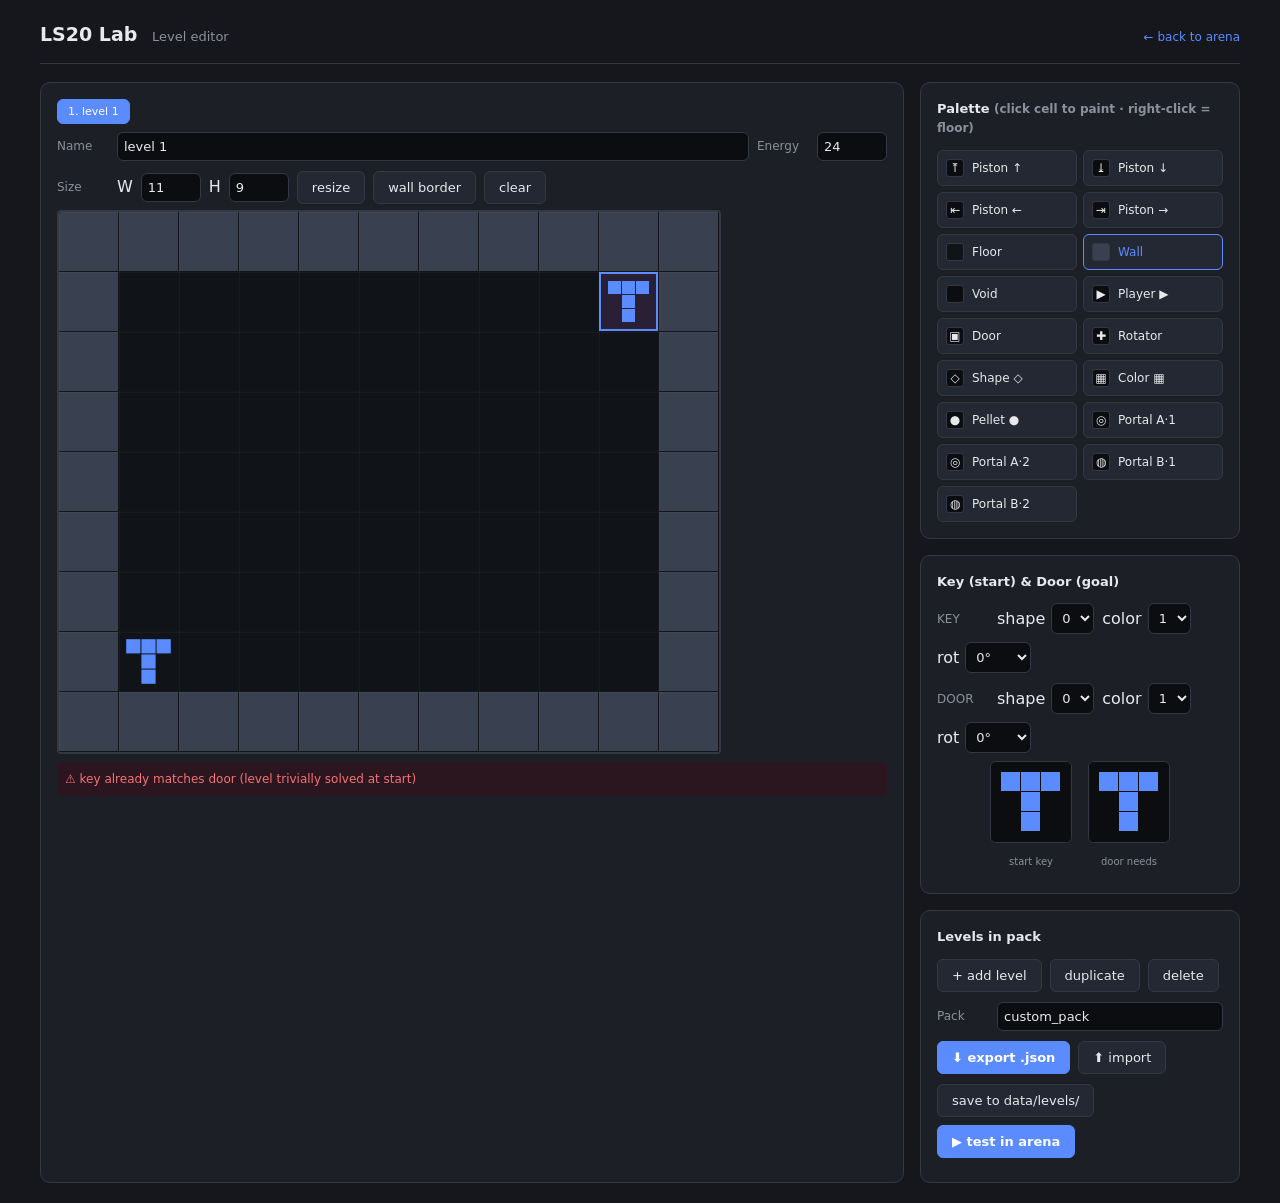
<file: src/static/editor.html>
<!DOCTYPE html>
<html lang="en">
<head>
<meta charset="UTF-8">
<meta name="viewport" content="width=device-width, initial-scale=1.0">
<title>LS20 Lab — Level Editor</title>
<link rel="stylesheet" href="style.css">
<style>
  .ed-wrap{max-width:1200px;margin:0 auto;display:grid;grid-template-columns:minmax(420px,1fr) 320px;gap:16px;}
  .palette{display:grid;grid-template-columns:repeat(2,1fr);gap:6px;}
  .palette button{display:flex;align-items:center;gap:8px;justify-content:flex-start;padding:8px;font-size:12px;}
  .palette button.sel{border-color:var(--accent);color:var(--accent);background:var(--panel2);}
  .swatch{width:18px;height:18px;border:1px solid var(--line);border-radius:3px;display:inline-flex;align-items:center;justify-content:center;font-size:12px;}
  .row{display:flex;gap:8px;align-items:center;margin:6px 0;flex-wrap:wrap;}
  .row label{font-size:12px;color:var(--dim);min-width:52px;}
  .row input[type=number], .row input[type=text], .row select{background:var(--void);color:var(--ink);border:1px solid var(--line);border-radius:6px;padding:6px;font-family:inherit;}
  .row input[type=text]{flex:1;}
  #edCanvas{display:block;background:var(--void);border:2px solid var(--line);border-radius:4px;cursor:crosshair;max-width:100%;}
  .attr{display:flex;gap:6px;align-items:center;}
  .miniwrap{display:flex;gap:16px;justify-content:center;margin-top:8px;}
  .mini{text-align:center;}
  .mini canvas{border:1px solid var(--line);border-radius:6px;background:var(--void);}
  .mini div{font-size:10px;color:var(--dim);margin-top:4px;}
  #valid{font-size:12px;padding:8px;border-radius:6px;margin-top:8px;}
  #valid.ok{background:#12291c;color:var(--good);} #valid.err{background:#2b1620;color:var(--bad);}
  .tabs{display:flex;gap:4px;flex-wrap:wrap;margin-bottom:8px;}
  .tabs button{padding:5px 10px;font-size:11px;}
  .tabs button.active{background:var(--accent);color:#fff;border-color:var(--accent);}
  a.nav{color:var(--accent);text-decoration:none;font-size:12px;}
</style>
</head>
<body>
<div class="ed-wrap">
  <header style="grid-column:1/-1;display:flex;justify-content:space-between;align-items:baseline;border-bottom:1px solid var(--line);padding-bottom:14px;">
    <h1>LS20 Lab <span>Level editor</span></h1>
    <a class="nav" href="index.html">← back to arena</a>
  </header>

  <div class="panel">
    <div class="tabs" id="tabs"></div>
    <div class="row">
      <label>Name</label><input type="text" id="lvName" placeholder="my level">
      <label>Energy</label><input type="number" id="lvEnergy" min="1" max="200" value="24" style="width:70px">
    </div>
    <div class="row">
      <label>Size</label>
      W <input type="number" id="lvW" min="3" max="24" value="11" style="width:60px">
      H <input type="number" id="lvH" min="3" max="24" value="9" style="width:60px">
      <button id="btnResize">resize</button>
      <button id="btnBorder">wall border</button>
      <button id="btnClear">clear</button>
    </div>
    <canvas id="edCanvas" width="660" height="540"></canvas>
    <div id="valid" class="ok">–</div>
  </div>

  <div class="right-col">
    <div class="panel">
      <h2>Palette <span class="small">(click cell to paint · right-click = floor)</span></h2>
      <div class="palette" id="palette"></div>
    </div>

    <div class="panel">
      <h2>Key (start) & Door (goal)</h2>
      <div class="row"><label>KEY</label>
        <span class="attr">shape <select id="keyS"></select></span>
        <span class="attr">color <select id="keyC"></select></span>
        <span class="attr">rot <select id="keyR"></select></span>
      </div>
      <div class="row"><label>DOOR</label>
        <span class="attr">shape <select id="doorS"></select></span>
        <span class="attr">color <select id="doorC"></select></span>
        <span class="attr">rot <select id="doorR"></select></span>
      </div>
      <div class="miniwrap">
        <div class="mini"><canvas id="miniKey" width="80" height="80"></canvas><div>start key</div></div>
        <div class="mini"><canvas id="miniDoor" width="80" height="80"></canvas><div>door needs</div></div>
      </div>
      <div class="small" id="reachHint" style="margin-top:8px"></div>
    </div>

    <div class="panel">
      <h2>Levels in pack</h2>
      <div class="row">
        <button id="btnAdd">+ add level</button>
        <button id="btnDup">duplicate</button>
        <button id="btnDel">delete</button>
      </div>
      <div class="row">
        <label>Pack</label><input type="text" id="packName" placeholder="pack name" value="custom_pack">
      </div>
      <div class="row">
        <button id="btnExport" class="primary">⬇ export .json</button>
        <button id="btnImport">⬆ import</button>
        <input type="file" id="fileImport" accept=".json" style="display:none">
      </div>
      <div class="row">
        <button id="btnSaveServer">save to data/levels/</button>
        <button id="btnTest" class="primary">▶ test in arena</button>
      </div>
      <div class="small" id="serverMsg"></div>
    </div>
  </div>
</div>
<script src="shapes.js"></script>
<script src="editor.js"></script>
</body>
</html>
</file>
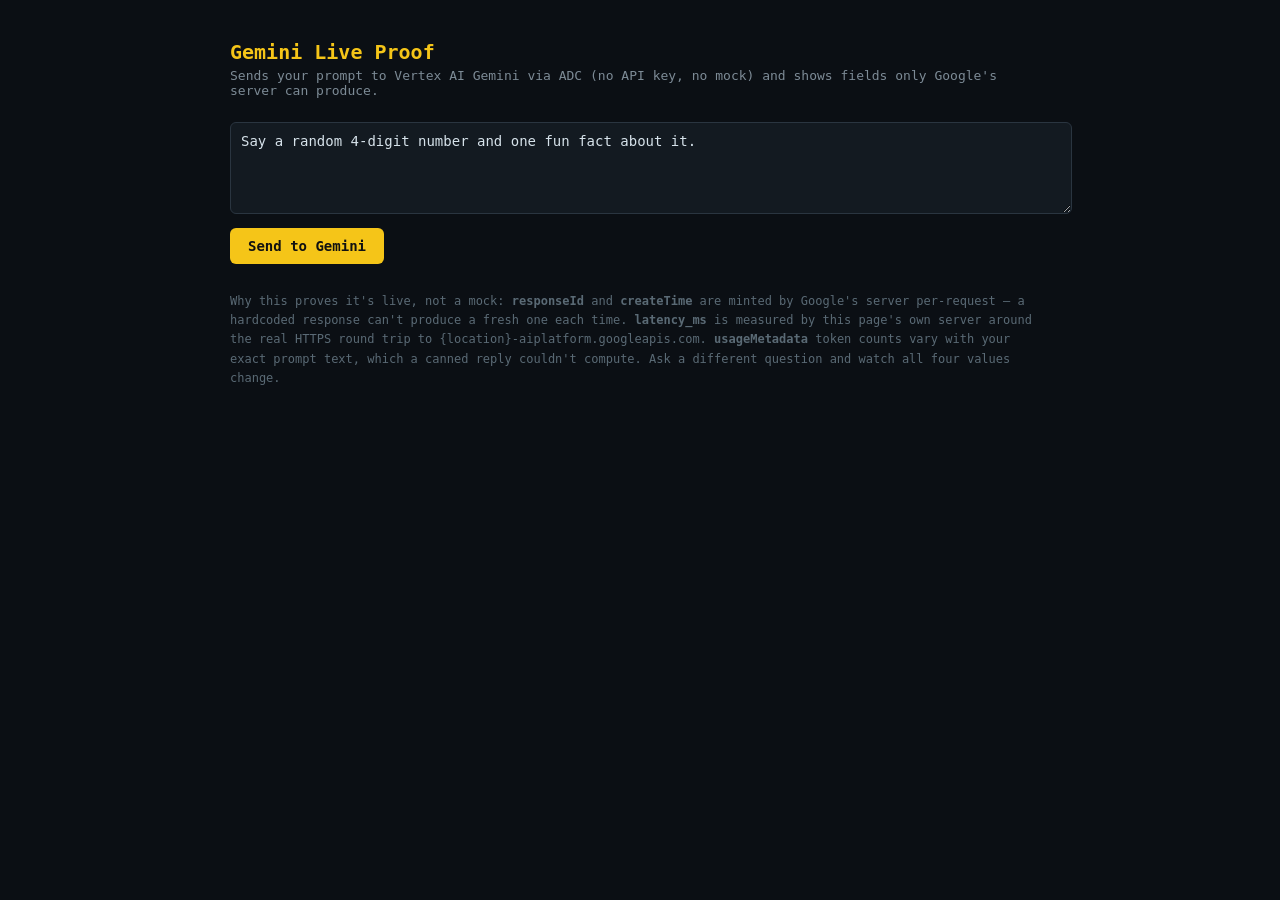
<file: src/static/gemini_demo.html>
<!doctype html>
<html lang="en">
<head>
<meta charset="utf-8">
<title>Gemini Live Proof — LS20 Lab</title>
<style>
  :root { color-scheme: dark; }
  body { background:#0b0f14; color:#d6e2ea; font-family:"Consolas","SF Mono",monospace;
         max-width:820px; margin:40px auto; padding:0 20px; }
  h1 { color:#f5c518; font-size:20px; margin-bottom:4px; }
  .sub { color:#7d8b96; font-size:13px; margin-bottom:24px; }
  textarea { width:100%; height:70px; background:#131a21; color:#d6e2ea; border:1px solid #2a3540;
             border-radius:6px; padding:10px; font-family:inherit; font-size:14px; resize:vertical; }
  button { margin-top:10px; background:#f5c518; color:#111; border:none; border-radius:6px;
           padding:10px 18px; font-weight:bold; font-family:inherit; cursor:pointer; font-size:14px; }
  button:disabled { background:#5a5a3a; cursor:wait; }
  .status { margin-top:10px; font-size:13px; }
  .ok { color:#5fd67a; } .err { color:#ff6b6b; } .pending { color:#f5c518; }
  .proof { margin-top:20px; border:1px solid #2a3540; border-radius:8px; overflow:hidden; }
  .proof-row { display:flex; justify-content:space-between; padding:8px 14px; font-size:13px;
               border-bottom:1px solid #1c242b; }
  .proof-row:last-child { border-bottom:none; }
  .proof-row .k { color:#7d8b96; } .proof-row .v { color:#d6e2ea; text-align:right; }
  .answer { margin-top:16px; padding:14px; background:#131a21; border-radius:8px; border:1px solid #2a3540;
            font-size:15px; white-space:pre-wrap; min-height:24px; }
  .raw-toggle { margin-top:10px; font-size:12px; color:#7d8b96; cursor:pointer; text-decoration:underline; }
  pre#raw { display:none; margin-top:8px; background:#0e1318; padding:12px; border-radius:6px;
            font-size:11px; overflow-x:auto; max-height:300px; }
  .why { margin-top:28px; font-size:12px; color:#5a6a75; line-height:1.6; }
  a { color:#6cb4ff; }
</style>
</head>
<body>
  <h1>Gemini Live Proof</h1>
  <div class="sub">Sends your prompt to Vertex AI Gemini via ADC (no API key, no mock) and shows fields only Google's server can produce.</div>

  <textarea id="prompt">Say a random 4-digit number and one fun fact about it.</textarea>
  <br>
  <button id="send">Send to Gemini</button>
  <div class="status" id="status"></div>

  <div class="answer" id="answer" style="display:none;"></div>

  <div class="proof" id="proof" style="display:none;"></div>
  <div class="raw-toggle" id="rawToggle" style="display:none;">show raw API response ▾</div>
  <pre id="raw"></pre>

  <div class="why">
    Why this proves it's live, not a mock: <b>responseId</b> and <b>createTime</b> are minted by
    Google's server per-request — a hardcoded response can't produce a fresh one each time.
    <b>latency_ms</b> is measured by this page's own server around the real HTTPS round trip to
    <code>{location}-aiplatform.googleapis.com</code>. <b>usageMetadata</b> token counts vary with
    your exact prompt text, which a canned reply couldn't compute. Ask a different question and
    watch all four values change.
  </div>

<script>
const $ = (id) => document.getElementById(id);

$('send').addEventListener('click', async () => {
  const prompt = $('prompt').value.trim();
  if (!prompt) return;
  $('send').disabled = true;
  $('status').innerHTML = '<span class="pending">sending to Vertex AI…</span>';
  $('answer').style.display = 'none';
  $('proof').style.display = 'none';
  $('rawToggle').style.display = 'none';
  $('raw').style.display = 'none';

  const clientStart = performance.now();
  try {
    const res = await fetch('/api/gemini/generate', {
      method: 'POST',
      headers: { 'Content-Type': 'application/json' },
      body: JSON.stringify({ prompt }),
    });
    const clientMs = Math.round(performance.now() - clientStart);
    const data = await res.json();

    if (!res.ok || !data.ok) {
      $('status').innerHTML = `<span class="err">✗ ${data.error || res.statusText}</span>`;
      $('send').disabled = false;
      return;
    }

    $('status').innerHTML = '<span class="ok">✓ live response received</span>';
    $('answer').style.display = 'block';
    $('answer').textContent = data.text || '(empty text field — see raw response)';

    const usage = data.raw.usageMetadata || {};
    const rows = [
      ['model (server-reported)', data.raw.modelVersion || data.model],
      ['responseId', data.raw.responseId || '—'],
      ['createTime (Google server clock)', data.raw.createTime || '—'],
      ['server-measured latency', `${data.latency_ms} ms`],
      ['round-trip incl. browser', `${clientMs} ms`],
      ['prompt tokens', usage.promptTokenCount ?? '—'],
      ['response tokens', usage.candidatesTokenCount ?? '—'],
      ['project / location', `${data.project} / ${data.location}`],
    ];
    $('proof').innerHTML = rows.map(([k, v]) =>
      `<div class="proof-row"><span class="k">${k}</span><span class="v">${v}</span></div>`
    ).join('');
    $('proof').style.display = 'block';

    $('raw').textContent = JSON.stringify(data.raw, null, 2);
    $('rawToggle').style.display = 'block';
  } catch (e) {
    $('status').innerHTML = `<span class="err">✗ ${e.message}</span>`;
  }
  $('send').disabled = false;
});

$('rawToggle').addEventListener('click', () => {
  const el = $('raw');
  const showing = el.style.display === 'block';
  el.style.display = showing ? 'none' : 'block';
  $('rawToggle').textContent = showing ? 'show raw API response ▾' : 'hide raw API response ▴';
});
</script>
</body>
</html>
</file>
<file: src/static/style.css>
:root{
    --bg:#15171c; --panel:#1c1f26; --panel2:#242832; --line:#333844;
    --ink:#e7e9ed; --dim:#8b909c; --accent:#5b8cff; --accent2:#5fc9c9;
    --good:#4ade80; --bad:#f47174;
    --c0:#e0655c; --c1:#5b8cff; --c2:#4ade80; --c3:#e0b95c;
    --wall:#39404f; --floor:#101318; --void:#0b0d11;
    font-family:system-ui,-apple-system,"Segoe UI",Roboto,sans-serif;
  }
  *{box-sizing:border-box; margin:0; padding:0;}
  body{background:var(--bg); color:var(--ink); min-height:100vh; padding:20px; line-height:1.5;}
  code, .mono{font-family:ui-monospace,"SF Mono",Consolas,monospace;}
  h1{font-size:19px; font-weight:600; color:var(--ink);}
  h1 span{color:var(--dim); font-size:13px; font-weight:400; margin-left:8px;}
  .wrap{max-width:1200px; margin:0 auto; display:grid; grid-template-columns:minmax(420px,1fr) 340px; gap:16px;}
  header{grid-column:1/-1; display:flex; justify-content:space-between; align-items:baseline; border-bottom:1px solid var(--line); padding-bottom:14px; margin-bottom:2px; flex-wrap:wrap; gap:8px;}
  .panel{background:var(--panel); border:1px solid var(--line); border-radius:10px; padding:16px;}
  .panel h2{font-size:13px; font-weight:600; color:var(--ink); margin-bottom:12px;}
  #board{display:block; margin:0 auto; image-rendering:pixelated; background:var(--void); border:1px solid var(--line); border-radius:6px; max-width:100%;}
  .hud{display:flex; gap:10px; justify-content:center; align-items:center; margin:12px 0; flex-wrap:wrap;}
  .hud .chip{background:var(--panel2); border:1px solid var(--line); border-radius:6px; padding:6px 12px; font-size:12px; color:var(--dim);}
  .hud .chip b{color:var(--ink); font-weight:600;}
  #energybar{width:200px; height:10px; background:var(--panel2); border:1px solid var(--line); border-radius:5px; overflow:hidden; display:inline-block; vertical-align:middle; margin-left:6px;}
  #energyfill{height:100%; background:var(--good); width:100%; transition:width .12s;}
  .controls{display:flex; gap:8px; justify-content:center; flex-wrap:wrap; margin-top:10px;}
  button, select, input, textarea{font-family:inherit; font-size:13px;}
  button{background:var(--panel2); color:var(--ink); border:1px solid var(--line); border-radius:6px; padding:8px 14px; cursor:pointer;}
  button:hover{border-color:var(--accent); color:var(--accent);}
  button.primary{background:var(--accent); color:#fff; border-color:var(--accent); font-weight:600;}
  button.primary:hover{filter:brightness(1.08); color:#fff;}
  button:disabled{opacity:.4; cursor:not-allowed;}
  .dpad{display:grid; grid-template-columns:repeat(3,46px); grid-template-rows:repeat(2,40px); gap:4px; justify-content:center; margin-top:10px;}
  .dpad button{padding:0; font-size:16px;}
  .dpad .u{grid-column:2; grid-row:1;} .dpad .l{grid-column:1; grid-row:2;}
  .dpad .d{grid-column:2; grid-row:2;} .dpad .r{grid-column:3; grid-row:2;}
  table{width:100%; border-collapse:collapse; font-size:12px;}
  th,td{padding:6px; text-align:left; border-bottom:1px solid var(--line);}
  th{color:var(--dim); font-weight:500; font-size:11px;}
  tr.me td{color:var(--accent);}
  .tag{display:inline-block; padding:1px 7px; border-radius:10px; font-size:10px;}
  .tag.human{background:#1c3428; color:var(--good);} .tag.llm{background:#3a1f22; color:var(--bad);}
  #log{height:130px; overflow-y:auto; background:var(--void); border:1px solid var(--line); border-radius:6px; padding:8px; font-size:11px; color:var(--dim); line-height:1.6; font-family:ui-monospace,Consolas,monospace; margin-top:12px;}
  #log .ev{color:var(--accent2);} #log .win{color:var(--good);} #log .die{color:var(--bad);}

  .llmlog{height:280px; overflow-y:auto; background:var(--void); border:1px solid var(--line); border-radius:6px; padding:10px; display:flex; flex-direction:column; gap:10px;}
  .llmlog .empty{color:var(--dim); text-align:center; margin:auto;}
  .llmlog .entry{padding-bottom:8px; border-bottom:1px solid var(--line);}
  .llmlog .entry:last-child{border-bottom:none; padding-bottom:0;}
  .llmlog .entry .act{font-family:ui-monospace,Consolas,monospace; font-weight:600; color:var(--accent); font-size:12px;}
  .llmlog .entry .thought{color:var(--dim); font-size:12px; margin-top:3px; line-height:1.5;}
  .llmlog .entry.thinking .thought{color:var(--accent2); font-style:italic;}
  .llmlog .entry.error .thought{color:var(--bad);}
  .manual{font-size:13px; line-height:1.65; color:var(--dim);}
  .manual b{color:var(--ink); font-weight:600;}
  .manual .k{color:var(--accent);}
  details{margin-top:8px;} summary{cursor:pointer; color:var(--accent); font-size:12px; font-weight:500;}
  .legend{display:grid; grid-template-columns:24px 1fr; gap:6px 10px; align-items:center; margin-top:8px;}
  .legend canvas{border:1px solid var(--line); border-radius:3px;}
  dialog{background:var(--panel); color:var(--ink); border:1px solid var(--line); border-radius:10px; padding:24px; max-width:420px;}
  dialog::backdrop{background:rgba(0,0,0,.6);}
  dialog h2{font-size:16px; font-weight:600; margin-bottom:14px;}
  dialog input, dialog select{width:100%; margin:6px 0 14px; padding:8px; background:var(--void); border:1px solid var(--line); border-radius:6px; color:var(--ink); font-family:inherit;}
  .right-col{display:flex; flex-direction:column; gap:16px;}
  .small{font-size:12px; color:var(--dim); margin-top:8px;}

  /* layout utilities — small, reusable, avoid ad-hoc inline styles */
  .row{display:flex; gap:8px; align-items:center; flex-wrap:wrap;}
  .row + .row, .field + .field, .field + .row, .row + .field{margin-top:10px;}
  .field label{display:block; font-size:12px; color:var(--dim); margin-bottom:4px;}
  .grow{flex:1; min-width:140px;}
  .end{justify-content:flex-end;}
  .between{justify-content:space-between;}
  .center-text{text-align:center;}
  .box{padding:8px; border:1px solid var(--line); border-radius:6px; background:var(--void);}
  select, textarea{width:100%; background:var(--void); color:var(--ink); border:1px solid var(--line); border-radius:6px; padding:8px;}
  textarea{resize:vertical; min-height:56px;}
  select:focus, textarea:focus, input:focus{outline:none; border-color:var(--accent);}
  a.link{color:var(--accent); text-decoration:none; font-size:12px;}
  a.link:hover{text-decoration:underline;}

  @media(max-width:820px){.wrap{grid-template-columns:1fr;}}
</file>
